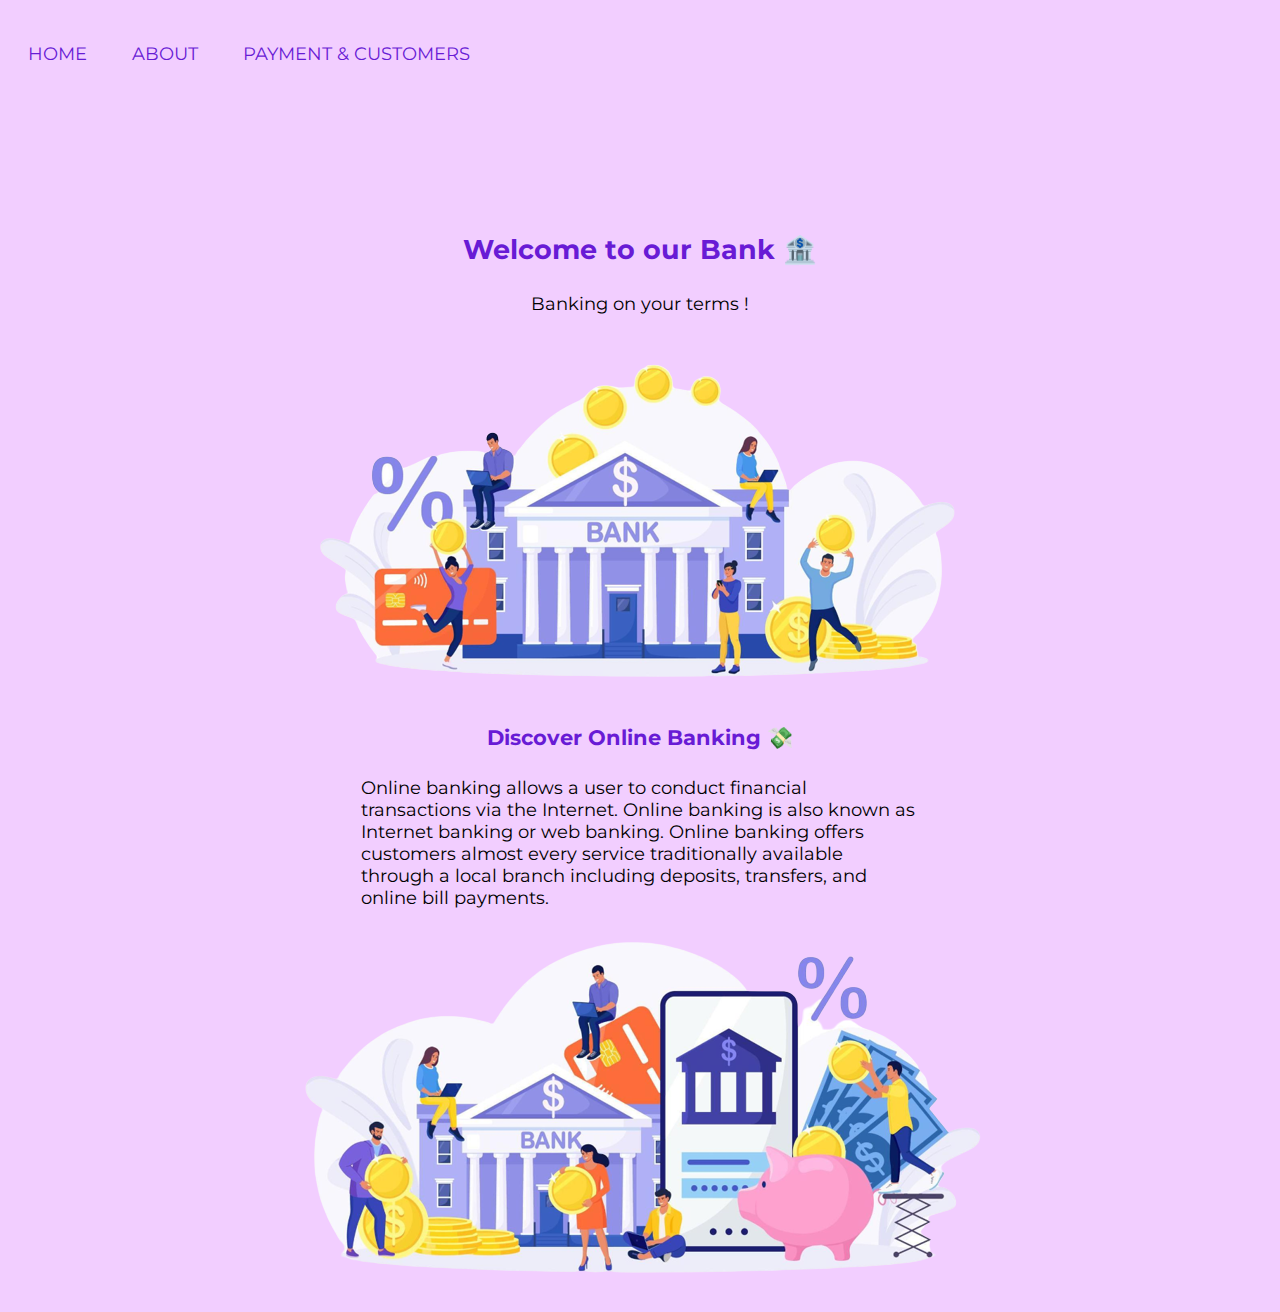
<file: index.html>
<!DOCTYPE html>
<html lang="en">
<head>
    <meta charset="UTF-8">
    <meta http-equiv="X-UA-Compatible" content="IE=edge">
    <meta name="viewport" content="width=device-width, initial-scale=1.0">
    <link rel="stylesheet" href="./css/nav.css">
    <link rel="stylesheet" href="./css/home.css">
    <title>Banking System</title>
</head>
<body>
    <header>
        <nav class="main-nav">
            <ul class="navlinks">
                <li><a href="./index.html">Home</a></li>
                <li><a href="./about.html">About</a></li>
                <li><a href="./payment.html">Payment & Customers</a></li>
            </ul>
        </nav>
    </header>
    <section>
        <div class="title">
            <h1>
                <span>BASIC</span>
                <span>BANKING</span>
                <span>SYSTEM</span>
            </h1>
        </div>
        <div class="bank-content">
            <div class="box">
                <div class="content">
                    <h2>Welcome to our Bank 🏦</h2>
                    <p>Banking on your terms !</p>
                    <div class="bank-img">
                        <img src="./images/bank.png" alt="bank-image"/>
                    </div>
                    <h3>Discover Online Banking 💸</h3>
                    <p>Online banking allows a user to conduct financial transactions via the Internet. Online banking is also known as Internet banking or web banking. Online banking offers customers almost every service traditionally available through a local branch including deposits, transfers, and online bill payments.</p>
                    <div class="bank-img">
                        <img src="./images/banking.png" alt="bank-image"/>
                    </div>
                </div>
            </div>
        </div>
    </section>    
</body>
</html>
</file>
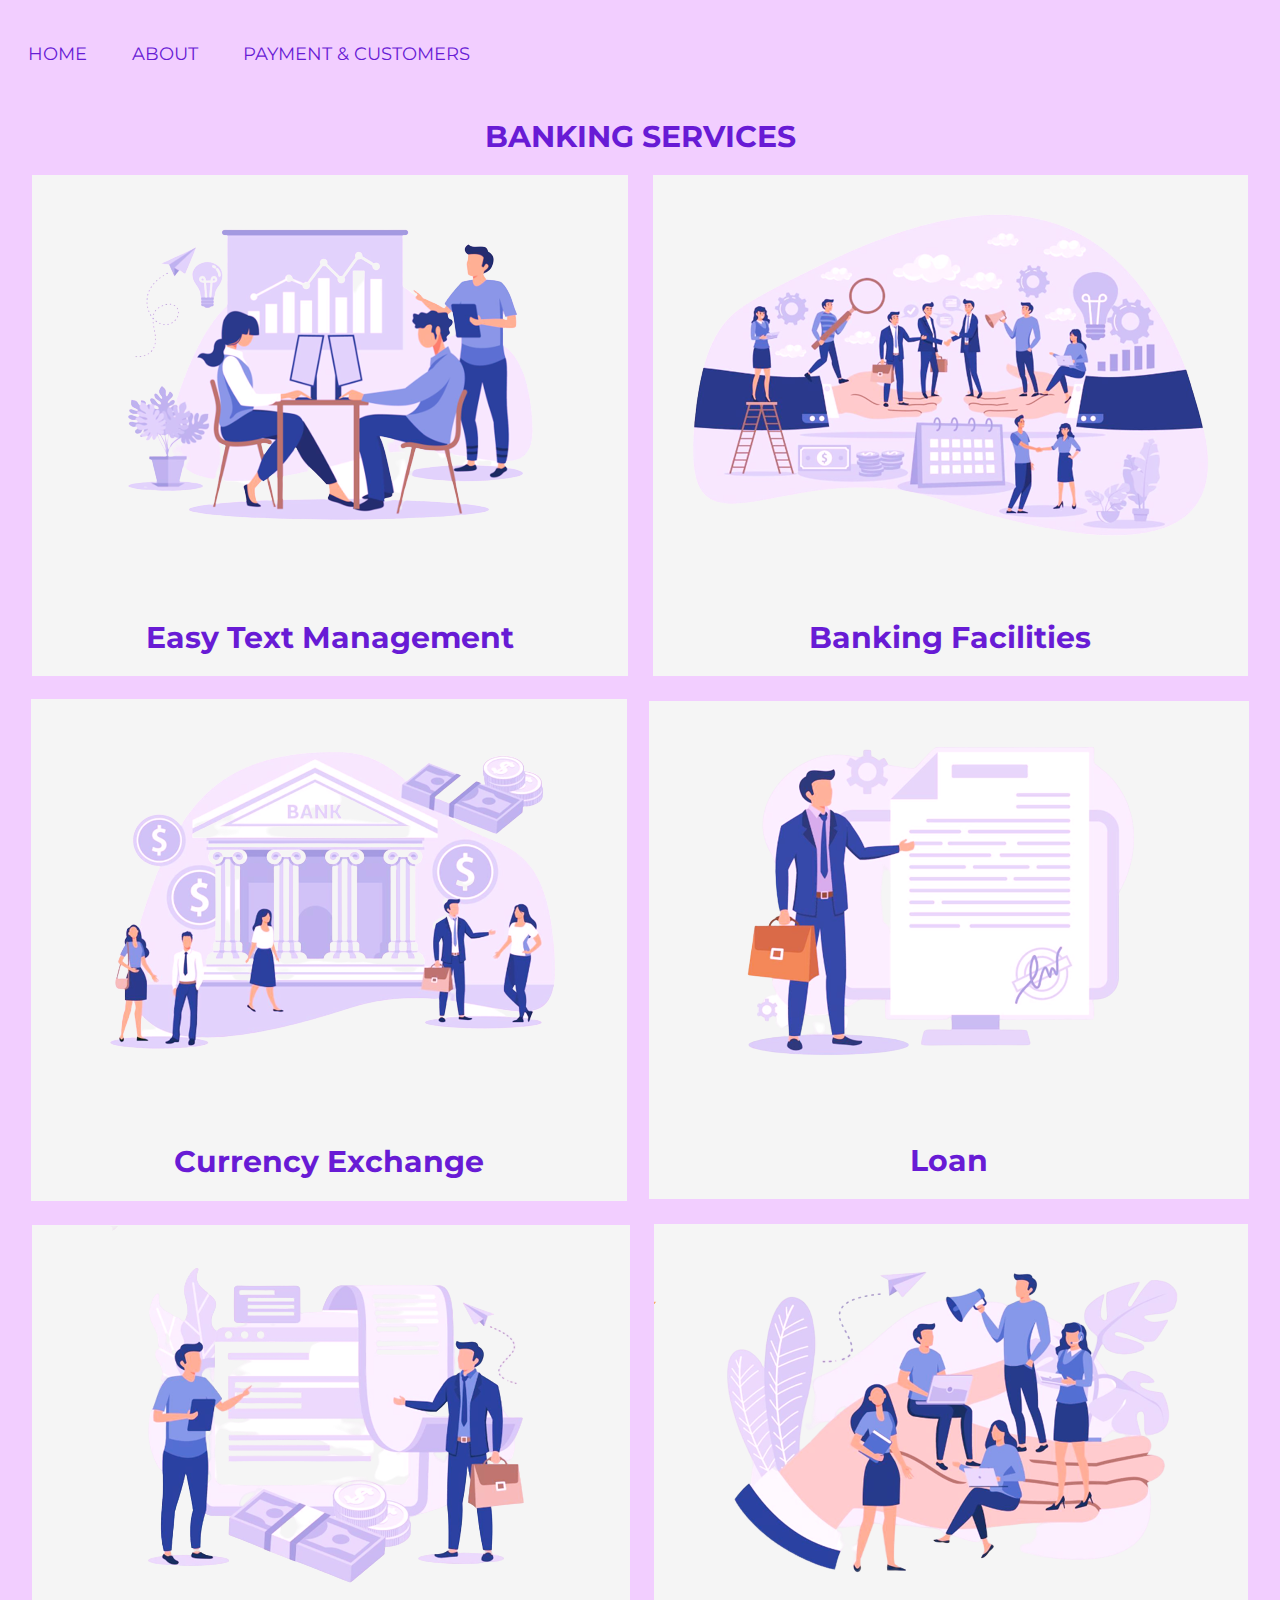
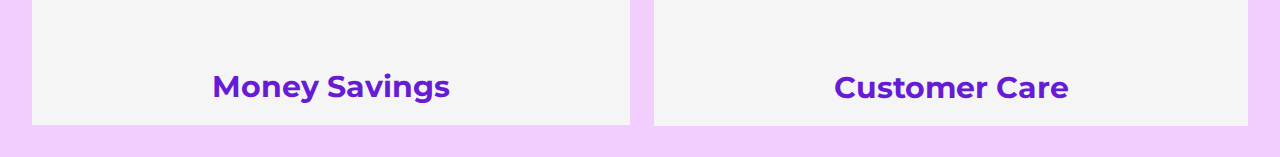
<file: about.html>
<!DOCTYPE html>
<html lang="en">
<head>
    <meta charset="UTF-8">
    <meta http-equiv="X-UA-Compatible" content="IE=edge">
    <meta name="viewport" content="width=device-width, initial-scale=1.0">
    <link rel="stylesheet" href="./css/nav.css">
    <link rel="stylesheet" href="./css/about.css">
    <title>Banking System</title>
</head>

<body>
    <header>
        <nav class="main-nav">
            <ul class="navlinks">
                <li><a href="./index.html">Home</a></li>
                <li><a href="./about.html">About</a></li>
                <li><a href="./payment.html">Payment & Customers</a></li>
            </ul>
        </nav>
    </header>
    <section>
        <h1>BANKING SERVICES</h1>
        <div class="container">
            <div class="box">
                <div class="img">
                    <img src="./images/1.png" alt="easy test management"/>
                </div>
                <div>
                    <h1>Easy Text Management</h1>
                </div>
            </div>
            <div class="box">
                <div class="img">
                    <img src="./images/2.png" alt="banking facilities"/>
                </div>
                <div>
                    <h1>Banking Facilities</h1>
                </div>
            </div>
            <div class="box">
                <div class="img">
                    <img src="./images/3.png" alt="currency exchange"/>
                </div>
                <div>
                    <h1>Currency Exchange</h1>
                </div>
            </div>
            <div class="box">
                <div class="img">
                    <img src="./images/4.png" alt="loan"/>
                </div>
                <div>
                    <h1>Loan</h1>
                </div>
            </div>
            <div class="box">
                <div class="img">
                    <img src="./images/5.png" alt="money savings"/>
                </div>
                <div>
                    <h1>Money Savings</h1>
                </div>
            </div>
            <div class="box">
                <div class="img">
                    <img src="./images/6.png" alt="customer care"/>
                </div>
                <div>
                    <h1>Customer Care</h1>
                </div>
            </div>
        </div>
    </section>
</body>
</html>
</file>
<file: css/nav.css>
@import url("https://fonts.googleapis.com/css2?family=Montserrat:wght@500&display=swap");

body {
    font-family: "Montserrat", sans-serif;
    background-color: #f2ceff;
    font-size: 1.8rem;
}

html {
    font-size: 62.5%; /* 10px = 62.5% */
}

.main-nav {
    height: 9rem;
}

.navlinks {
    list-style: none;
    float: left;
    line-height: 9rem;
    margin: 0;
    padding: 0;
}
  
.navlinks li {
    display: inline-block;
    margin: 0.1rem 2rem;
}
  
.navlinks li a {
    color: #681bd5;
    text-decoration: none;
    transition: all 0.3s linear 0s;
    text-transform: uppercase;
}
  
.navlinks li a:hover {
    color: white;
    padding-bottom: 0.7rem;
    border-bottom: 0.2rem solid white;
}

/* Responsive */
@media(max-width : 998px) {
    html {
        font-size: 55%;
    }
}

@media(max-width : 768px) {
    html {
        font-size: 45%;
    }
}
</file>
<file: css/home.css>
/* title */

h1 {
    color: #681bd5;
    text-align: center;
    font-size: 4rem;
    transform: scale(0.94);
    animation: scale 3s forwards cubic-bezier(0.5, 1, 0.89, 1);
}

@keyframes scale {
    100% {
        transform: scale(1);
    }
}

span {
    display: inline-block;
    opacity: 0;
    filter: blur(0.4rem);
}
  
span:nth-child(1) {
    animation: fade-in 0.8s 0.1s forwards cubic-bezier(0.11, 0, 0.5, 0);
}
  
span:nth-child(2) {
    animation: fade-in 0.8s 0.2s forwards cubic-bezier(0.11, 0, 0.5, 0);
}
  
span:nth-child(3) {
    animation: fade-in 0.8s 0.3s forwards cubic-bezier(0.11, 0, 0.5, 0);
}

@keyframes fade-in {
    100% {
        opacity: 1;
        filter: blur(0);
    }
}

/* container */

.bank-content {
    display: flex;
    flex-direction: row;
    flex-wrap: wrap;
    justify-content: space-evenly;
    align-items: center;
    align-content: space-around;
}

.box {
    display: flex;
    justify-content: center;
}

.content {
    width: 45%;
    float: left;
    padding: 1rem;
}

.bank-img ,h2,h3,p{
    display: flex;
    justify-content: center;
}

h2 , h3 {
    color: #681bd5;
}

p {
    padding: 0.5rem;
    color: rgba(rgb(7, 43, 59), green, blue, alpha);
}
</file>
<file: css/about.css>
h1{
    color: #681bd5;
    text-align: center;
    font-size: 3rem;
}

.container {
    display: flex;
    flex-direction: row;
    flex-wrap: wrap;
    justify-content: space-evenly;
    align-items: center;
    align-content: space-around;
}

.box {
    margin-bottom: 2.3rem;
    background-color: whitesmoke;
}
</file>
